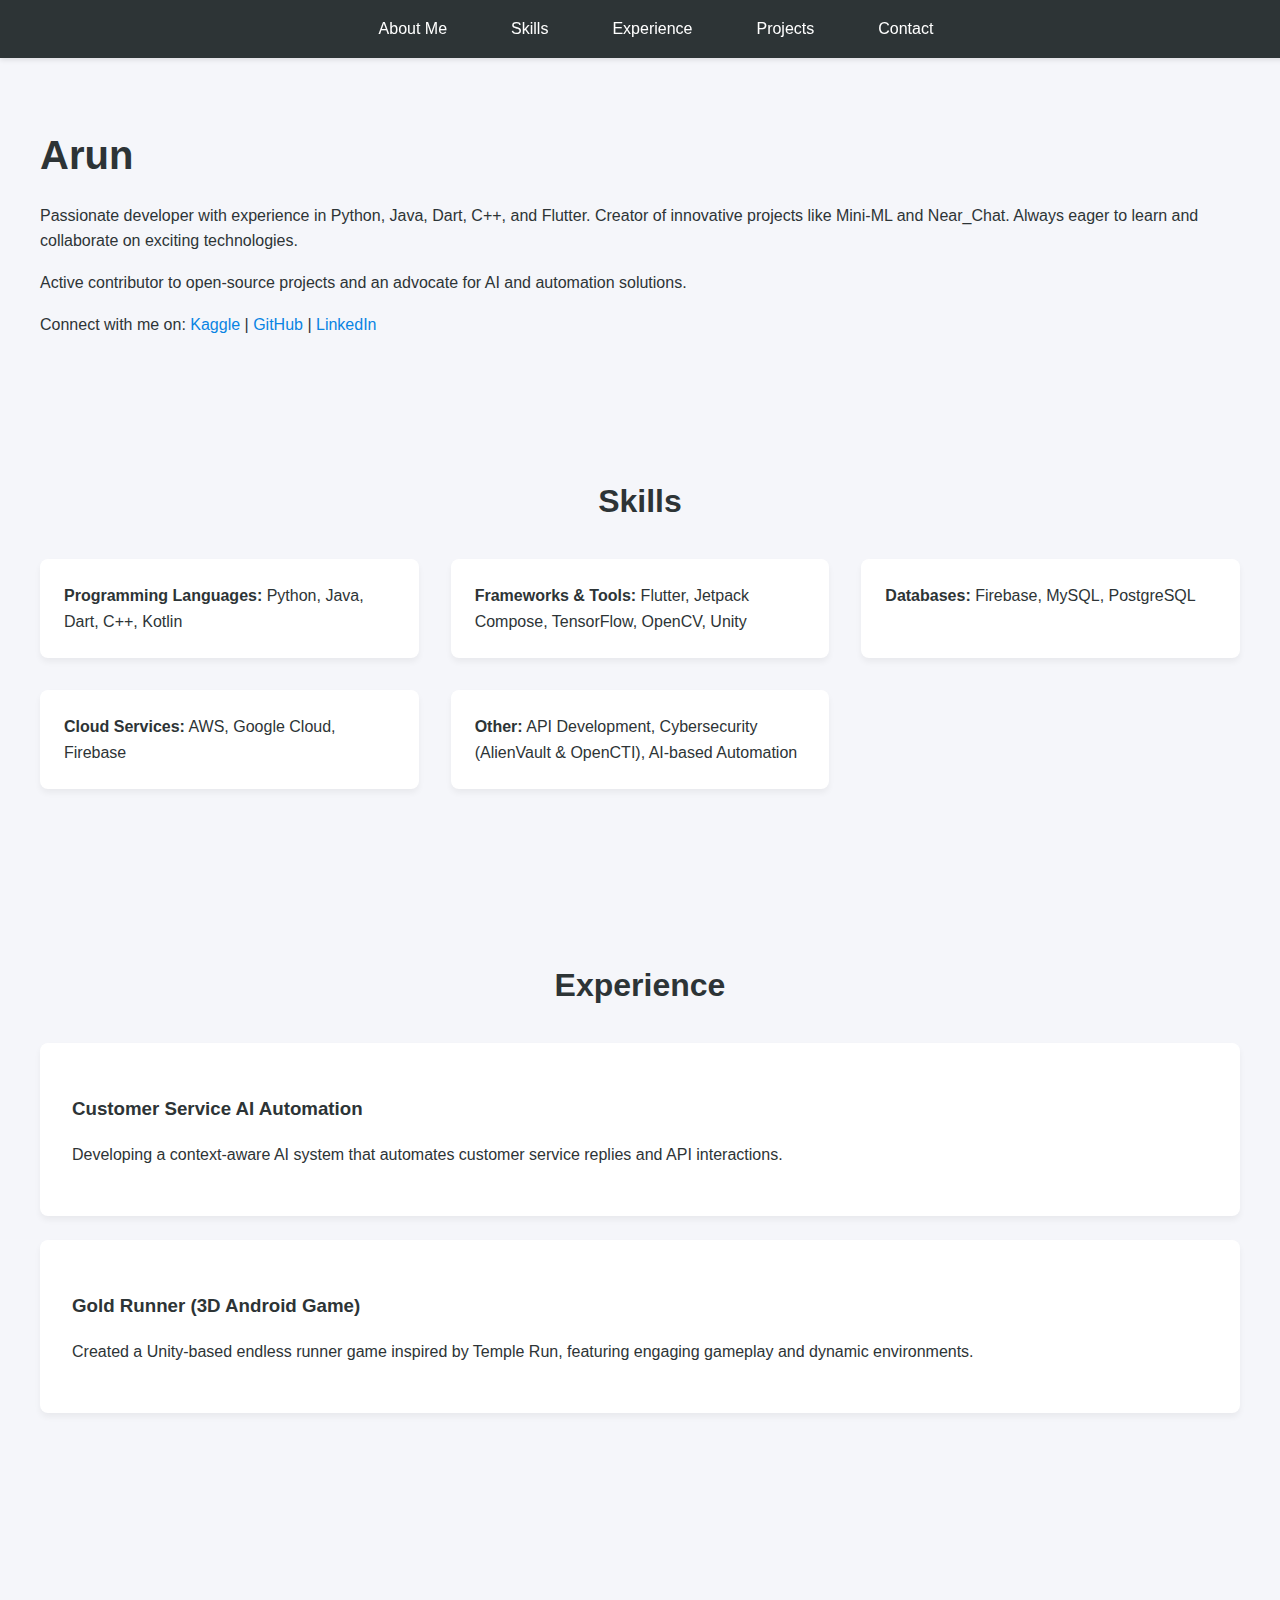
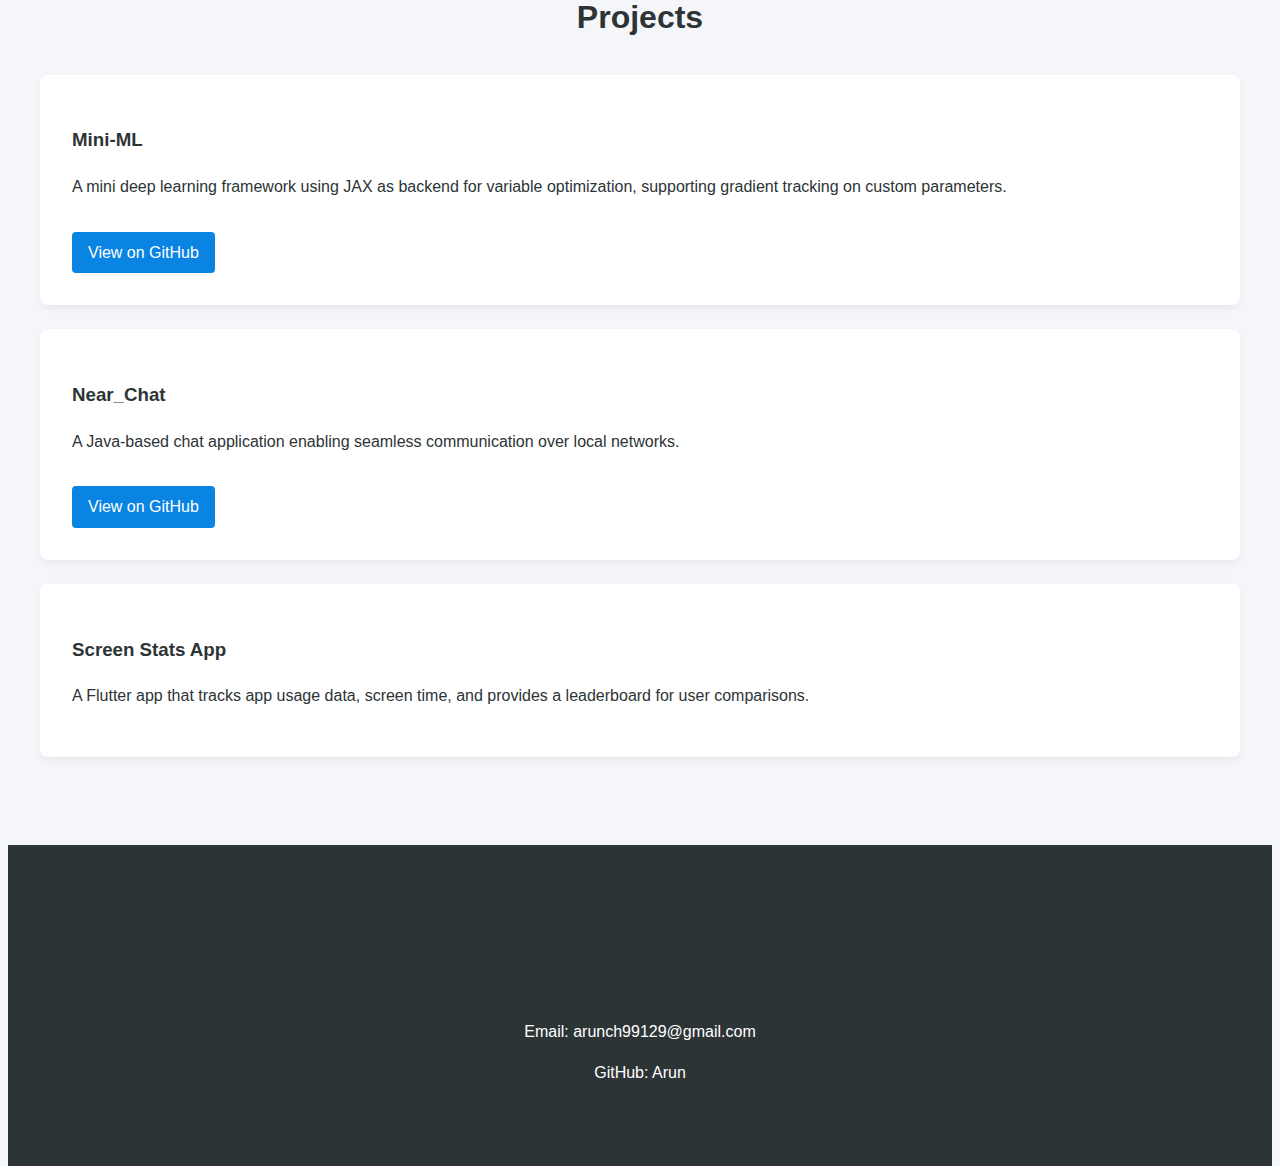
<file: index.html>
<!DOCTYPE html>
<html lang="en">
<head>
    <meta charset="UTF-8">
    <meta name="viewport" content="width=device-width, initial-scale=1.0">
    <title>Arun's Profile</title>
    <link rel="stylesheet" href="styles.css">
</head>
<body>
    <header>
        <nav>
            <ul>
                <li><a href="#about">About Me</a></li>
                <li><a href="#skills">Skills</a></li>
                <li><a href="#experience">Experience</a></li>
                <li><a href="#projects">Projects</a></li>
                <li><a href="#contact">Contact</a></li>
            </ul>
        </nav>
    </header>

    <section id="about" class="profile-section">
<!--         <div class="profile-image">
            <img src="profile.jpg" alt="Arun's Profile Picture">
        </div> -->
        <div class="profile-info">
            <h1>Arun</h1>
            <p>Passionate developer with experience in Python, Java, Dart, C++, and Flutter. Creator of innovative projects like Mini-ML and Near_Chat. Always eager to learn and collaborate on exciting technologies.</p>
            <p>Active contributor to open-source projects and an advocate for AI and automation solutions.</p>
            <p>Connect with me on:
                <a href="https://www.kaggle.com/arunsensei" target="_blank">Kaggle</a> |
                <a href="https://github.com/ArunDtej" target="_blank">GitHub</a> |
                <a href="https://www.linkedin.com/in/arundtej" target="_blank">LinkedIn</a>
            </p>
        </div>
    </section>

    <section id="skills" class="skills-section">
        <h2>Skills</h2>
        <ul>
            <li><strong>Programming Languages:</strong> Python, Java, Dart, C++, Kotlin</li>
            <li><strong>Frameworks & Tools:</strong> Flutter, Jetpack Compose, TensorFlow, OpenCV, Unity</li>
            <li><strong>Databases:</strong> Firebase, MySQL, PostgreSQL</li>
            <li><strong>Cloud Services:</strong> AWS, Google Cloud, Firebase</li>
            <li><strong>Other:</strong> API Development, Cybersecurity (AlienVault & OpenCTI), AI-based Automation</li>
        </ul>
    </section>

    <section id="experience" class="experience-section">
        <h2>Experience</h2>
        <div class="experience-item">
            <h3>Customer Service AI Automation</h3>
            <p>Developing a context-aware AI system that automates customer service replies and API interactions.</p>
        </div>
        <div class="experience-item">
            <h3>Gold Runner (3D Android Game)</h3>
            <p>Created a Unity-based endless runner game inspired by Temple Run, featuring engaging gameplay and dynamic environments.</p>
        </div>
    </section>

    <section id="projects" class="projects-section">
        <h2>Projects</h2>
        <div class="project-card">
            <h3>Mini-ML</h3>
            <p>A mini deep learning framework using JAX as backend for variable optimization, supporting gradient tracking on custom parameters.</p>
            <a href="https://github.com/ArunDtej/Mini-ML" target="_blank">View on GitHub</a>
        </div>
        <div class="project-card">
            <h3>Near_Chat</h3>
            <p>A Java-based chat application enabling seamless communication over local networks.</p>
            <a href="https://github.com/ArunDtej/Near_Chat" target="_blank">View on GitHub</a>
        </div>
        <div class="project-card">
            <h3>Screen Stats App</h3>
            <p>A Flutter app that tracks app usage data, screen time, and provides a leaderboard for user comparisons.</p>
        </div>
    </section>

    <section id="contact" class="contact-section">
        <h2>Contact Information</h2>
        <p>Email: <a href="mailto:arunch99129@gmail.com">arunch99129@gmail.com</a></p>
        <p>GitHub: <a href="https://github.com/ArunDtej" target="_blank">Arun</a></p>
    </section>
</body>
<script async src="https://pagead2.googlesyndication.com/pagead/js/adsbygoogle.js?client=ca-pub-1160445420598076"
     crossorigin="anonymous"></script>
</html>
</file>
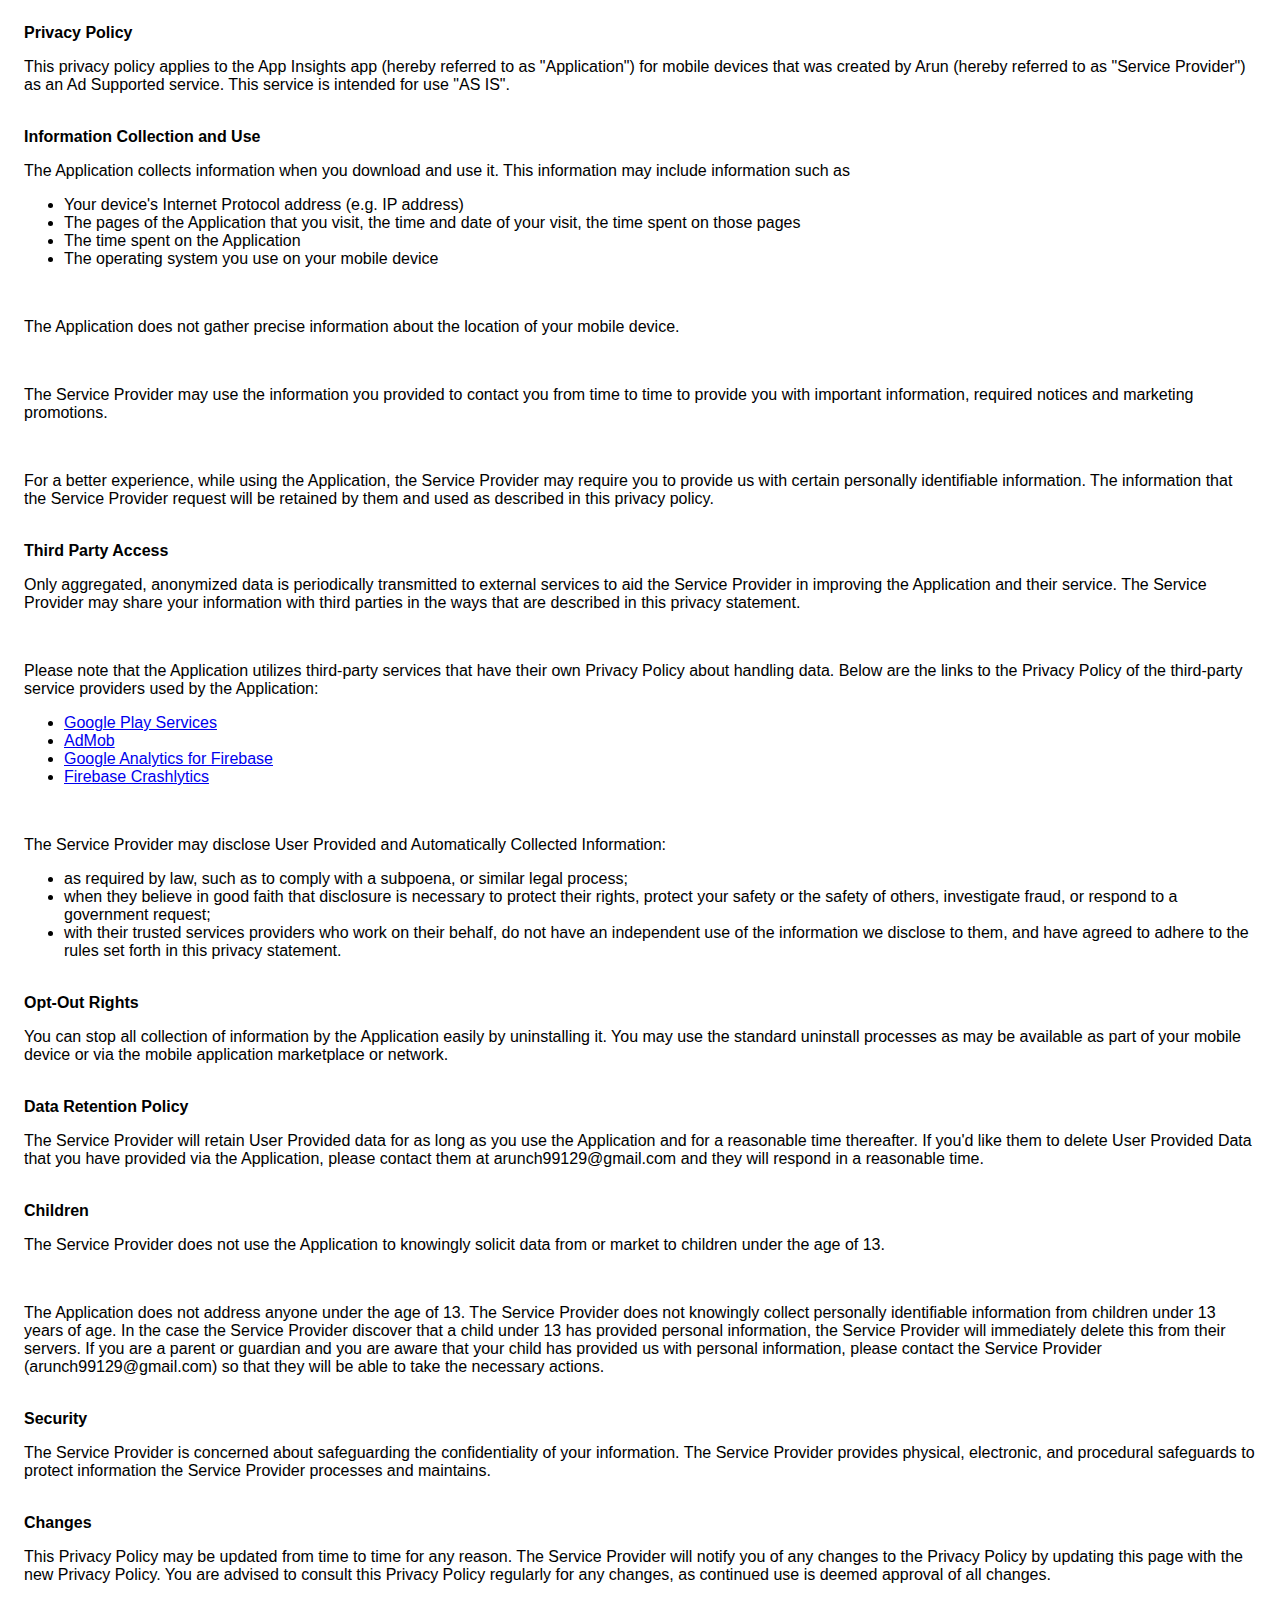
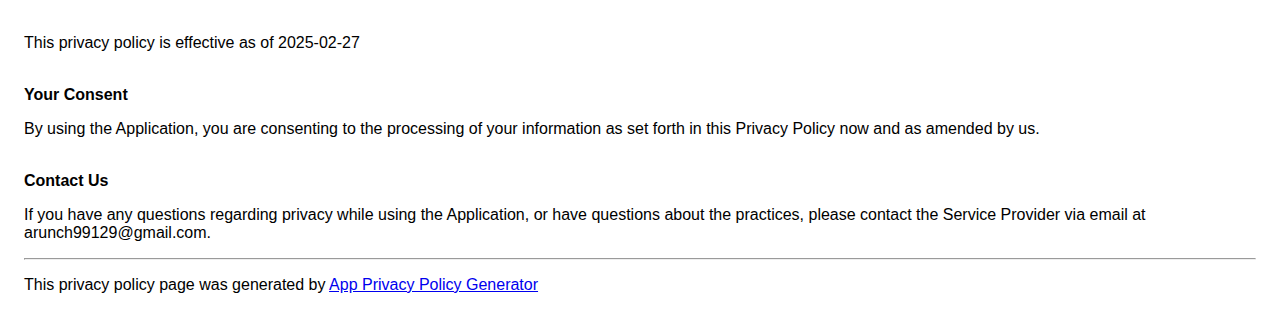
<file: app_insights_privacy_policy.html>
<!DOCTYPE html>
    <html>
    <head>
      <meta charset='utf-8'>
      <meta name='viewport' content='width=device-width'>
      <title>Privacy Policy</title>
      <style> body { font-family: 'Helvetica Neue', Helvetica, Arial, sans-serif; padding:1em; } </style>
    </head>
    <body>
    <strong>Privacy Policy</strong><p>This privacy policy applies to the App Insights app (hereby referred to as "Application") for mobile devices that was created by Arun (hereby referred to as "Service Provider") as an Ad Supported service. This service is intended for use "AS IS".</p><br><strong>Information Collection and Use</strong><p>The Application collects information when you download and use it. This information may include information such as </p><ul><li>Your device's Internet Protocol address (e.g. IP address)</li><li>The pages of the Application that you visit, the time and date of your visit, the time spent on those pages</li><li>The time spent on the Application</li><li>The operating system you use on your mobile device</li></ul><p></p><br><p>The Application does not gather precise information about the location of your mobile device.</p><div style="display: none;"><p>The Application collects your device's location, which helps the Service Provider determine your approximate geographical location and make use of in below ways:</p><ul><li>Geolocation Services: The Service Provider utilizes location data to provide features such as personalized content, relevant recommendations, and location-based services.</li><li>Analytics and Improvements: Aggregated and anonymized location data helps the Service Provider to analyze user behavior, identify trends, and improve the overall performance and functionality of the Application.</li><li>Third-Party Services: Periodically, the Service Provider may transmit anonymized location data to external services. These services assist them in enhancing the Application and optimizing their offerings.</li></ul></div><br><p>The Service Provider may use the information you provided to contact you from time to time to provide you with important information, required notices and marketing promotions.</p><br><p>For a better experience, while using the Application, the Service Provider may require you to provide us with certain personally identifiable information. The information that the Service Provider request will be retained by them and used as described in this privacy policy.</p><br><strong>Third Party Access</strong><p>Only aggregated, anonymized data is periodically transmitted to external services to aid the Service Provider in improving the Application and their service. The Service Provider may share your information with third parties in the ways that are described in this privacy statement.</p><div><br><p>Please note that the Application utilizes third-party services that have their own Privacy Policy about handling data. Below are the links to the Privacy Policy of the third-party service providers used by the Application:</p><ul><li><a href="https://www.google.com/policies/privacy/" target="_blank" rel="noopener noreferrer">Google Play Services</a></li><li><a href="https://support.google.com/admob/answer/6128543?hl=en" target="_blank" rel="noopener noreferrer">AdMob</a></li><li><a href="https://firebase.google.com/support/privacy" target="_blank" rel="noopener noreferrer">Google Analytics for Firebase</a></li><li><a href="https://firebase.google.com/support/privacy/" target="_blank" rel="noopener noreferrer">Firebase Crashlytics</a></li><!----><!----><!----><!----><!----><!----><!----><!----><!----><!----><!----><!----><!----><!----><!----><!----><!----><!----><!----><!----><!----><!----><!----><!----><!----><!----><!----><!----></ul></div><br><p>The Service Provider may disclose User Provided and Automatically Collected Information:</p><ul><li>as required by law, such as to comply with a subpoena, or similar legal process;</li><li>when they believe in good faith that disclosure is necessary to protect their rights, protect your safety or the safety of others, investigate fraud, or respond to a government request;</li><li>with their trusted services providers who work on their behalf, do not have an independent use of the information we disclose to them, and have agreed to adhere to the rules set forth in this privacy statement.</li></ul><p></p><br><strong>Opt-Out Rights</strong><p>You can stop all collection of information by the Application easily by uninstalling it. You may use the standard uninstall processes as may be available as part of your mobile device or via the mobile application marketplace or network.</p><br><strong>Data Retention Policy</strong><p>The Service Provider will retain User Provided data for as long as you use the Application and for a reasonable time thereafter. If you'd like them to delete User Provided Data that you have provided via the Application, please contact them at arunch99129@gmail.com and they will respond in a reasonable time.</p><br><strong>Children</strong><p>The Service Provider does not use the Application to knowingly solicit data from or market to children under the age of 13.</p><div><br><p>The Application does not address anyone under the age of 13.
The Service Provider does not knowingly collect personally
identifiable information from children under 13 years of age. In the case
the Service Provider discover that a child under 13 has provided
personal information, the Service Provider will immediately
delete this from their servers. If you are a parent or guardian
and you are aware that your child has provided us with
personal information, please contact the Service Provider (arunch99129@gmail.com) so that
they will be able to take the necessary actions.</p></div><!----><br><strong>Security</strong><p>The Service Provider is concerned about safeguarding the confidentiality of your information. The Service Provider provides physical, electronic, and procedural safeguards to protect information the Service Provider processes and maintains.</p><br><strong>Changes</strong><p>This Privacy Policy may be updated from time to time for any reason. The Service Provider will notify you of any changes to the Privacy Policy by updating this page with the new Privacy Policy. You are advised to consult this Privacy Policy regularly for any changes, as continued use is deemed approval of all changes.</p><br><p>This privacy policy is effective as of 2025-02-27</p><br><strong>Your Consent</strong><p>By using the Application, you are consenting to the processing of your information as set forth in this Privacy Policy now and as amended by us.</p><br><strong>Contact Us</strong><p>If you have any questions regarding privacy while using the Application, or have questions about the practices, please contact the Service Provider via email at arunch99129@gmail.com.</p><hr><p>This privacy policy page was generated by <a href="https://app-privacy-policy-generator.nisrulz.com/" target="_blank" rel="noopener noreferrer">App Privacy Policy Generator</a></p>
    </body>
    </html>
</file>
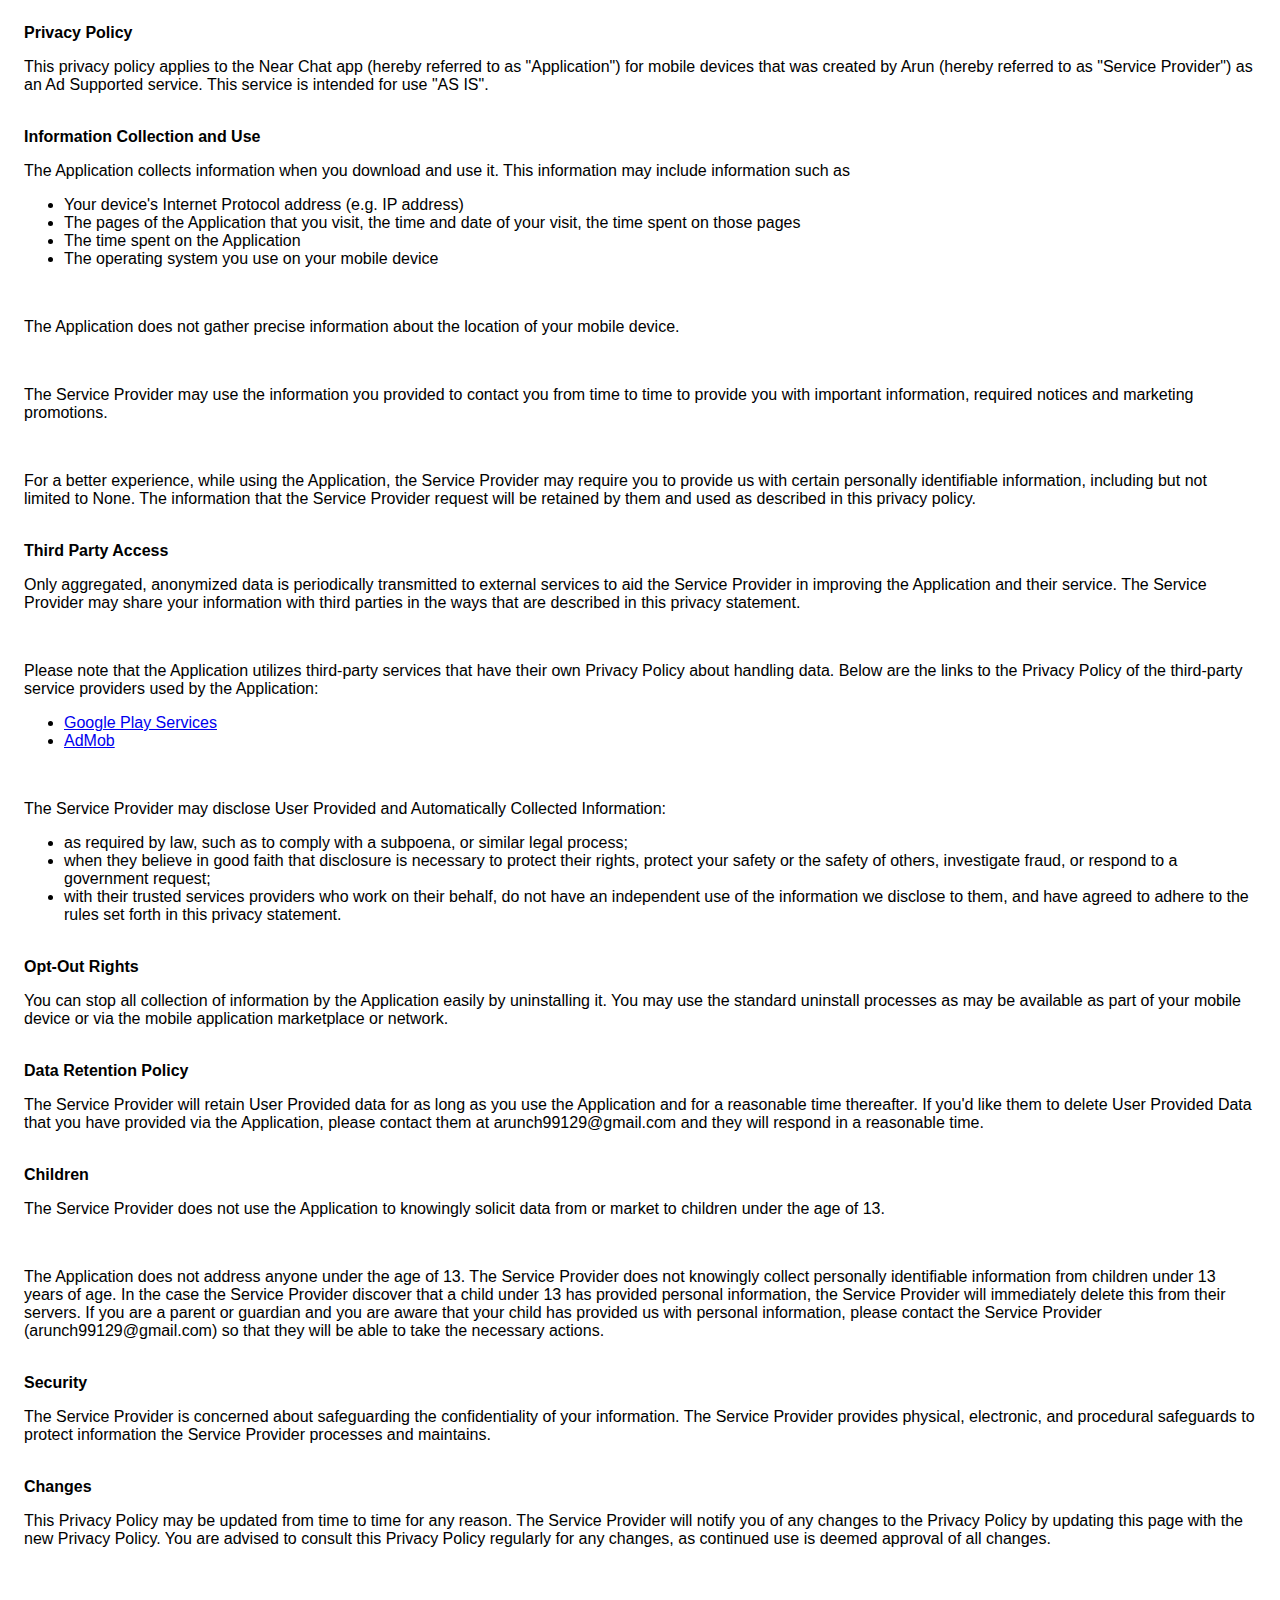
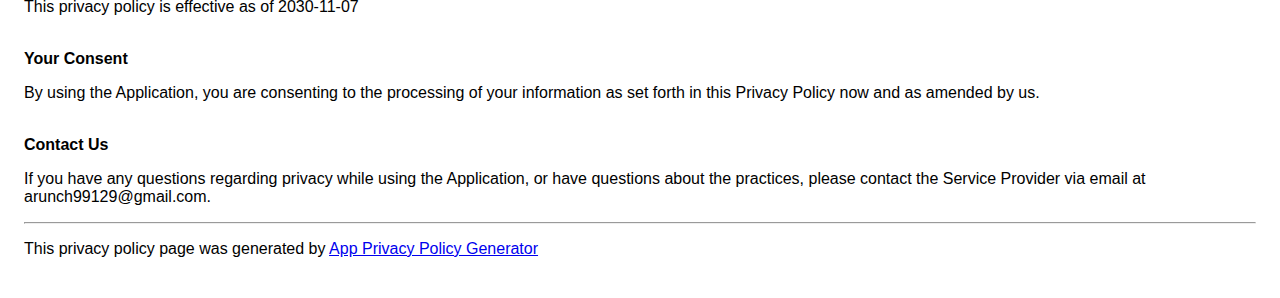
<file: Near_chat_privacy_policy.html>
<!DOCTYPE html>
    <html>
    <head>
      <meta charset='utf-8'>
      <meta name='viewport' content='width=device-width'>
      <title>Privacy Policy</title>
      <style> body { font-family: 'Helvetica Neue', Helvetica, Arial, sans-serif; padding:1em; } </style>
    </head>
    <body>
    <strong>Privacy Policy</strong><p>This privacy policy applies to the Near Chat app (hereby referred to as "Application") for mobile devices that was created by Arun (hereby referred to as "Service Provider") as an Ad Supported service. This service is intended for use "AS IS".</p><br><strong>Information Collection and Use</strong><p>The Application collects information when you download and use it. This information may include information such as</p><ul><li>Your device's Internet Protocol address (e.g. IP address)</li><li>The pages of the Application that you visit, the time and date of your visit, the time spent on those pages</li><li>The time spent on the Application</li><li>The operating system you use on your mobile device</li></ul><p></p><br><p>The Application does not gather precise information about the location of your mobile device.</p><div style="display: none;"><p>The Application collects your device's location, which helps the Service Provider determine your approximate geographical location and make use of in below ways:</p><ul><li>Geolocation Services: The Service Provider utilizes location data to provide features such as personalized content, relevant recommendations, and location-based services.</li><li>Analytics and Improvements: Aggregated and anonymized location data helps the Service Provider to analyze user behavior, identify trends, and improve the overall performance and functionality of the Application.</li><li>Third-Party Services: Periodically, the Service Provider may transmit anonymized location data to external services. These services assist them in enhancing the Application and optimizing their offerings.</li></ul></div><br><p>The Service Provider may use the information you provided to contact you from time to time to provide you with important information, required notices and marketing promotions.</p><br><p>For a better experience, while using the Application, the Service Provider may require you to provide us with certain personally identifiable information, including but not limited to None. The information that the Service Provider request will be retained by them and used as described in this privacy policy.</p><br><strong>Third Party Access</strong><p>Only aggregated, anonymized data is periodically transmitted to external services to aid the Service Provider in improving the Application and their service. The Service Provider may share your information with third parties in the ways that are described in this privacy statement.</p><div><br><p>Please note that the Application utilizes third-party services that have their own Privacy Policy about handling data. Below are the links to the Privacy Policy of the third-party service providers used by the Application:</p><ul><li><a href="https://www.google.com/policies/privacy/" target="_blank" rel="noopener noreferrer">Google Play Services</a></li><li><a href="https://support.google.com/admob/answer/6128543?hl=en" target="_blank" rel="noopener noreferrer">AdMob</a></li><!----><!----><!----><!----><!----><!----><!----><!----><!----><!----><!----><!----><!----><!----><!----><!----><!----><!----><!----><!----><!----><!----><!----><!----><!----><!----><!----><!----><!----><!----></ul></div><br><p>The Service Provider may disclose User Provided and Automatically Collected Information:</p><ul><li>as required by law, such as to comply with a subpoena, or similar legal process;</li><li>when they believe in good faith that disclosure is necessary to protect their rights, protect your safety or the safety of others, investigate fraud, or respond to a government request;</li><li>with their trusted services providers who work on their behalf, do not have an independent use of the information we disclose to them, and have agreed to adhere to the rules set forth in this privacy statement.</li></ul><p></p><br><strong>Opt-Out Rights</strong><p>You can stop all collection of information by the Application easily by uninstalling it. You may use the standard uninstall processes as may be available as part of your mobile device or via the mobile application marketplace or network.</p><br><strong>Data Retention Policy</strong><p>The Service Provider will retain User Provided data for as long as you use the Application and for a reasonable time thereafter. If you'd like them to delete User Provided Data that you have provided via the Application, please contact them at arunch99129@gmail.com and they will respond in a reasonable time.</p><br><strong>Children</strong><p>The Service Provider does not use the Application to knowingly solicit data from or market to children under the age of 13.</p><div><br><p>The Application does not address anyone under the age of 13. The Service Provider does not knowingly collect personally identifiable information from children under 13 years of age. In the case the Service Provider discover that a child under 13 has provided personal information, the Service Provider will immediately delete this from their servers. If you are a parent or guardian and you are aware that your child has provided us with personal information, please contact the Service Provider (arunch99129@gmail.com) so that they will be able to take the necessary actions.</p></div><!----><br><strong>Security</strong><p>The Service Provider is concerned about safeguarding the confidentiality of your information. The Service Provider provides physical, electronic, and procedural safeguards to protect information the Service Provider processes and maintains.</p><br><strong>Changes</strong><p>This Privacy Policy may be updated from time to time for any reason. The Service Provider will notify you of any changes to the Privacy Policy by updating this page with the new Privacy Policy. You are advised to consult this Privacy Policy regularly for any changes, as continued use is deemed approval of all changes.</p><br><p>This privacy policy is effective as of 2030-11-07</p><br><strong>Your Consent</strong><p>By using the Application, you are consenting to the processing of your information as set forth in this Privacy Policy now and as amended by us.</p><br><strong>Contact Us</strong><p>If you have any questions regarding privacy while using the Application, or have questions about the practices, please contact the Service Provider via email at arunch99129@gmail.com.</p><hr><p>This privacy policy page was generated by <a href="https://app-privacy-policy-generator.nisrulz.com/" target="_blank" rel="noopener noreferrer">App Privacy Policy Generator</a></p>
    </body>
    </html>
</file>
<file: styles.css>
/* styles.css */
:root {
    --primary-color: #2d3436;
    --secondary-color: #0984e3;
    --background-color: #f5f6fa;
    --text-color: #2d3436;
    --card-bg: #ffffff;
}

body {
    font-family: 'Segoe UI', Tahoma, Geneva, Verdana, sans-serif;
    line-height: 1.6;
    margin: 0;
    padding: 0;
    background-color: var(--background-color);
    color: var(--text-color);
}

header {
    background-color: var(--primary-color);
    padding: 1rem;
    position: fixed;
    width: 100%;
    top: 0;
    z-index: 1000;
    box-shadow: 0 2px 5px rgba(0,0,0,0.1);
}

nav ul {
    list-style: none;
    display: flex;
    justify-content: center;
    gap: 2rem;
    margin: 0;
    padding: 0;
}

nav a {
    color: white;
    text-decoration: none;
    padding: 0.5rem 1rem;
    border-radius: 4px;
    transition: all 0.3s ease;
}

nav a:hover {
    background-color: var(--secondary-color);
}

.profile-section {
    display: flex;
    align-items: center;
    gap: 3rem;
    padding: 6rem 2rem 2rem;
    max-width: 1200px;
    margin: 0 auto;
}

.profile-image {
    flex: 1;
    max-width: 300px;
}

.profile-image img {
    width: 100%;
    border-radius: 50%;
    box-shadow: 0 8px 24px rgba(0,0,0,0.15);
}

.profile-info {
    flex: 2;
}

.profile-info h1 {
    font-size: 2.5rem;
    margin-bottom: 1rem;
    color: var(--primary-color);
}

.profile-info a {
    color: var(--secondary-color);
    text-decoration: none;
    font-weight: 500;
}

.skills-section,
.experience-section,
.projects-section,
.contact-section {
    padding: 4rem 2rem;
    max-width: 1200px;
    margin: 0 auto;
}

h2 {
    font-size: 2rem;
    margin-bottom: 2rem;
    color: var(--primary-color);
    text-align: center;
}

.skills-section ul {
    display: grid;
    grid-template-columns: repeat(auto-fit, minmax(300px, 1fr));
    gap: 2rem;
    padding: 0;
    list-style: none;
}

.skills-section li {
    background-color: var(--card-bg);
    padding: 1.5rem;
    border-radius: 8px;
    box-shadow: 0 4px 6px rgba(0,0,0,0.05);
}

.experience-item,
.project-card {
    background-color: var(--card-bg);
    padding: 2rem;
    margin-bottom: 1.5rem;
    border-radius: 8px;
    box-shadow: 0 4px 6px rgba(0,0,0,0.05);
    transition: transform 0.3s ease;
}

.experience-item:hover,
.project-card:hover {
    transform: translateY(-5px);
}

.project-card a {
    display: inline-block;
    background-color: var(--secondary-color);
    color: white;
    padding: 0.5rem 1rem;
    border-radius: 4px;
    text-decoration: none;
    margin-top: 1rem;
    transition: background-color 0.3s ease;
}

.project-card a:hover {
    background-color: #0873c4;
}

.contact-section {
    text-align: center;
    background-color: var(--primary-color);
    color: white;
}

.contact-section a {
    color: white;
    text-decoration: none;
}

@media (max-width: 768px) {
    .profile-section {
        flex-direction: column;
        padding-top: 4rem;
    }
    
    .profile-image {
        max-width: 200px;
    }
    
    nav ul {
        flex-wrap: wrap;
        gap: 1rem;
    }
}
</file>
